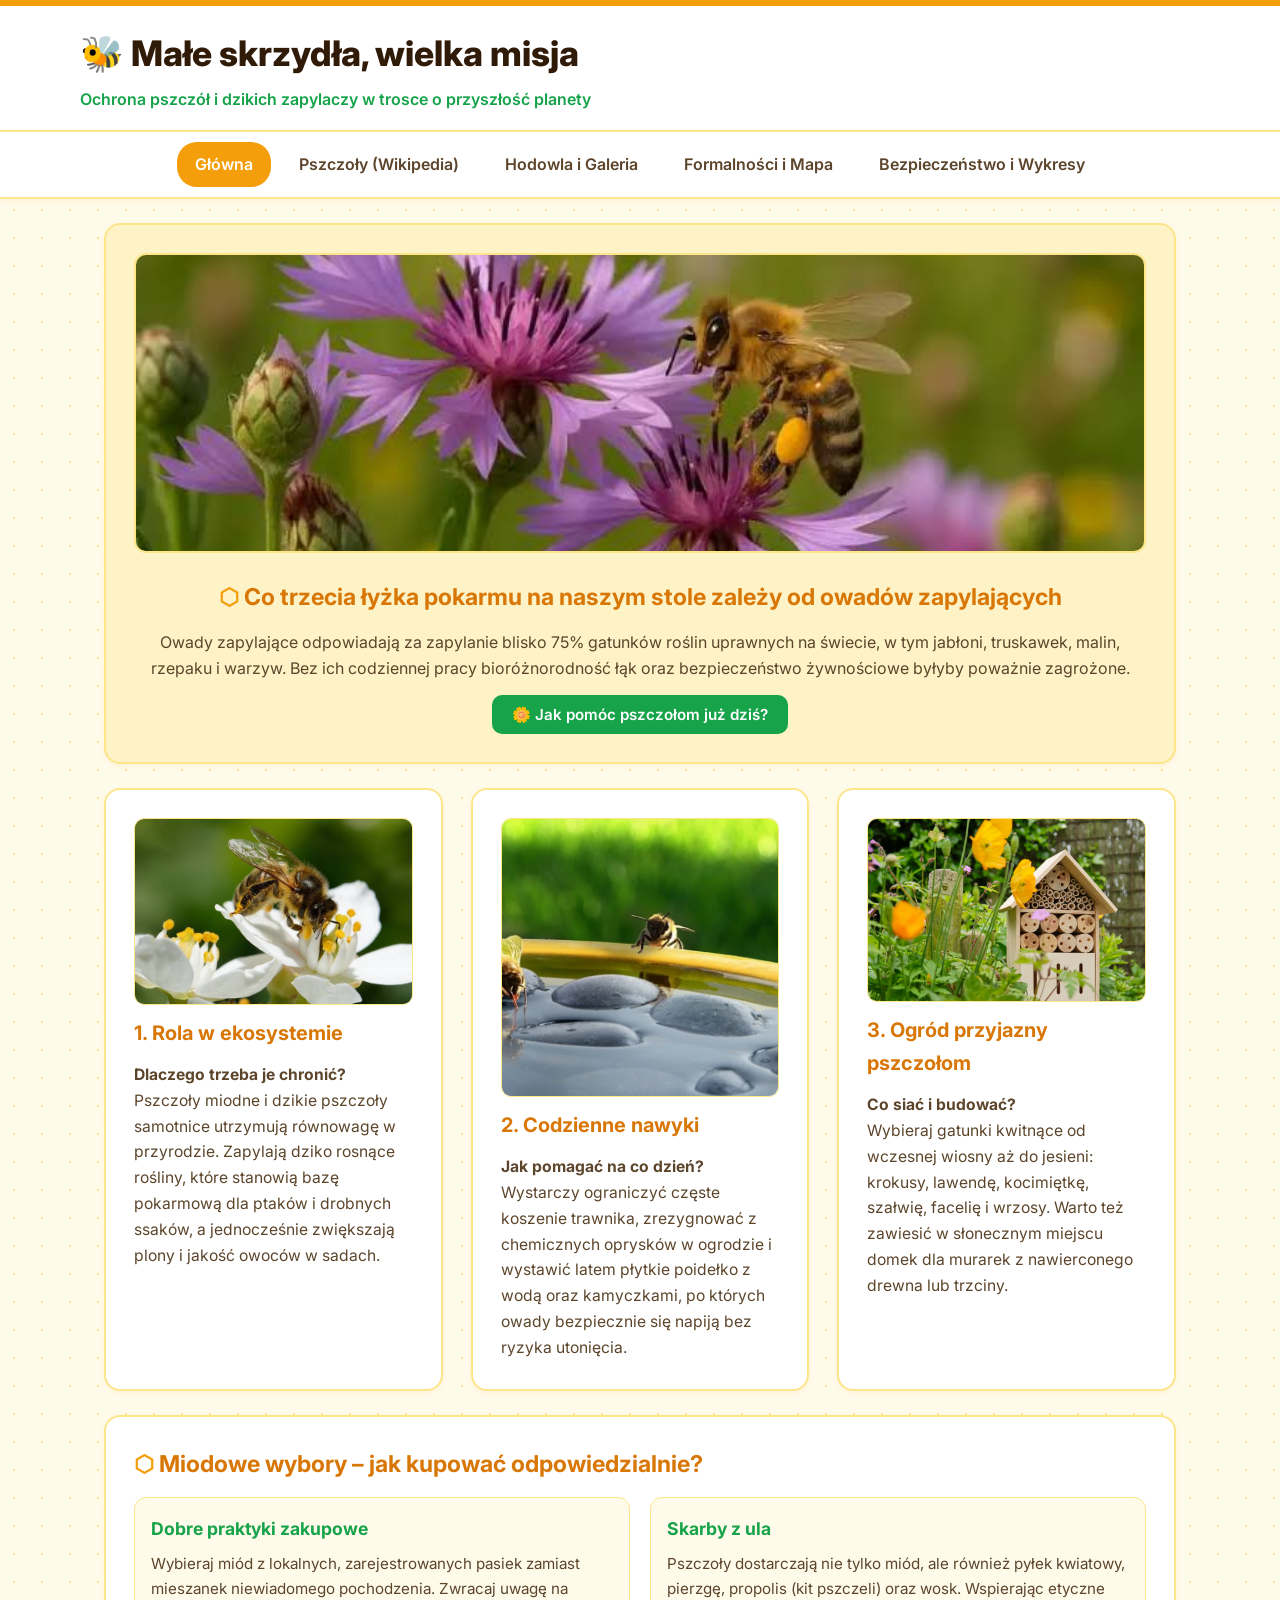
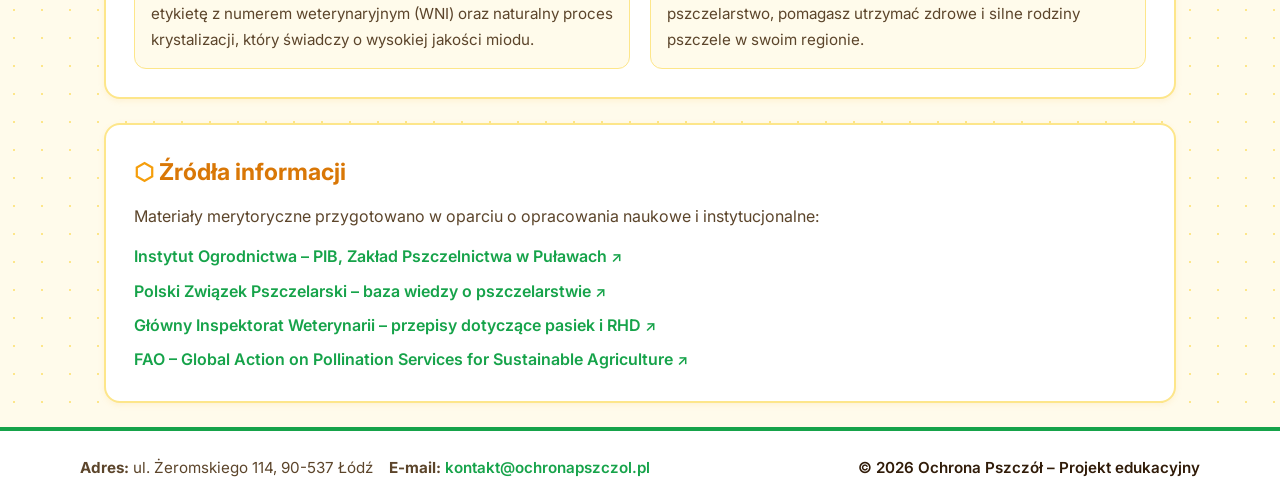
<file: index.html>
<!DOCTYPE html>
<html lang="pl">
<head>
    <meta charset="UTF-8">
    <meta name="viewport" content="width=device-width, initial-scale=1.0">
    <meta name="author" content="Jakub Płuciennik">
    <meta name="description" content="Serwis edukacyjny o ochronie pszczół, zapylaczach, pasiekach i ekologii.">
    <meta name="keywords" content="ochrona pszczół, pszczoły, zapylacze, pasieka, ekologia, rośliny miododajne">
    <title>Ochrona Pszczół – Małe skrzydła, wielka misja</title>

    <link rel="preconnect" href="https://fonts.googleapis.com">
    <link rel="preconnect" href="https://fonts.gstatic.com" crossorigin>
    <link href="https://fonts.googleapis.com/css2?family=Inter:wght@400;600;700;800&display=swap" rel="stylesheet">
    <link rel="stylesheet" href="style.css">
</head>
<body>

    <header>
        <div class="content">
            <div class="brand">
                <a href="index.html" class="logo">🐝 Małe skrzydła, wielka misja</a>
                <p class="slogan">Ochrona pszczół i dzikich zapylaczy w trosce o przyszłość planety</p>
            </div>

            <button id="menu-toggle" aria-label="Otwórz lub zamknij menu">
                <span class="bar"></span>
                <span class="bar"></span>
                <span class="bar"></span>
            </button>
        </div>
    </header>

    <nav>
        <ul id="nav-list">
            <li><a href="index.html" class="nav-link active">Główna</a></li>
            <li><a href="site1.html" class="nav-link">Pszczoły (Wikipedia)</a></li>
            <li><a href="site2.html" class="nav-link">Hodowla i Galeria</a></li>
            <li><a href="site3.html" class="nav-link">Formalności i Mapa</a></li>
            <li><a href="site4.html" class="nav-link">Bezpieczeństwo i Wykresy</a></li>
        </ul>
    </nav>

    <div class="wrapper">
        <section class="card card-highlight">
            <img src="assets/img/baner.jpg" alt="Pszczoła na kwitnącej łące" class="baner-img">
            <h1 class="sekcja-tytul">Co trzecia łyżka pokarmu na naszym stole zależy od owadów zapylających</h1>
            <p class="sekcja-opis">
                Owady zapylające odpowiadają za zapylanie blisko 75% gatunków roślin uprawnych na świecie, w tym jabłoni, truskawek, malin, rzepaku i warzyw. Bez ich codziennej pracy bioróżnorodność łąk oraz bezpieczeństwo żywnościowe byłyby poważnie zagrożone.
            </p>
            <button id="otworzModal" class="btn btn-eco">🌼 Jak pomóc pszczołom już dziś?</button>
        </section>

        <main class="kolumny">
            <section class="card kolumna">
                <img src="assets/img/ekosystem.jpg" alt="Rola pszczół w ekosystemie">
                <h2>1. Rola w ekosystemie</h2>
                <p>
                    <strong>Dlaczego trzeba je chronić?</strong><br>
                    Pszczoły miodne i dzikie pszczoły samotnice utrzymują równowagę w przyrodzie. Zapylają dziko rosnące rośliny, które stanowią bazę pokarmową dla ptaków i drobnych ssaków, a jednocześnie zwiększają plony i jakość owoców w sadach.
                </p>
            </section>

            <section class="card kolumna">
                <img src="assets/img/nawyki.jpg" alt="Codzienne nawyki wspierające owady">
                <h2>2. Codzienne nawyki</h2>
                <p>
                    <strong>Jak pomagać na co dzień?</strong><br>
                    Wystarczy ograniczyć częste koszenie trawnika, zrezygnować z chemicznych oprysków w ogrodzie i wystawić latem płytkie poidełko z wodą oraz kamyczkami, po których owady bezpiecznie się napiją bez ryzyka utonięcia.
                </p>
            </section>

            <section class="card kolumna">
                <img src="assets/img/ogrod.jpg" alt="Ogród przyjazny pszczołom">
                <h2>3. Ogród przyjazny pszczołom</h2>
                <p>
                    <strong>Co siać i budować?</strong><br>
                    Wybieraj gatunki kwitnące od wczesnej wiosny aż do jesieni: krokusy, lawendę, kocimiętkę, szałwię, facelię i wrzosy. Warto też zawiesić w słonecznym miejscu domek dla murarek z nawierconego drewna lub trzciny.
                </p>
            </section>
        </main>

        <section class="card">
            <h2 class="sekcja-tytul">Miodowe wybory – jak kupować odpowiedzialnie?</h2>
            <div class="flex-sekcje">
                <div>
                    <h3>Dobre praktyki zakupowe</h3>
                    <p>
                        Wybieraj miód z lokalnych, zarejestrowanych pasiek zamiast mieszanek niewiadomego pochodzenia. Zwracaj uwagę na etykietę z numerem weterynaryjnym (WNI) oraz naturalny proces krystalizacji, który świadczy o wysokiej jakości miodu.
                    </p>
                </div>
                <div>
                    <h3>Skarby z ula</h3>
                    <p>
                        Pszczoły dostarczają nie tylko miód, ale również pyłek kwiatowy, pierzgę, propolis (kit pszczeli) oraz wosk. Wspierając etyczne pszczelarstwo, pomagasz utrzymać zdrowe i silne rodziny pszczele w swoim regionie.
                    </p>
                </div>
            </div>
        </section>

        <section class="card">
            <h2 class="sekcja-tytul">Źródła informacji</h2>
            <p class="sekcja-opis">Materiały merytoryczne przygotowano w oparciu o opracowania naukowe i instytucjonalne:</p>
            <ul class="zrodla-lista">
                <li><a href="https://www.inhort.pl/" target="_blank" rel="noopener">Instytut Ogrodnictwa – PIB, Zakład Pszczelnictwa w Puławach</a></li>
                <li><a href="https://pzp.biz.pl/" target="_blank" rel="noopener">Polski Związek Pszczelarski – baza wiedzy o pszczelarstwie</a></li>
                <li><a href="https://www.wetgiw.gov.pl/" target="_blank" rel="noopener">Główny Inspektorat Weterynarii – przepisy dotyczące pasiek i RHD</a></li>
                <li><a href="https://www.fao.org/pollination/en/" target="_blank" rel="noopener">FAO – Global Action on Pollination Services for Sustainable Agriculture</a></li>
            </ul>
        </section>
    </div>

    <div id="modalOkno" class="modal-tlo" role="dialog" aria-modal="true" aria-labelledby="modalTytul">
        <div class="modal-okno">
            <button id="zamknijModal" class="modal-zamknij" aria-label="Zamknij okno">×</button>
            <h2 id="modalTytul" class="sekcja-tytul">5 prostych kroków dla pszczół</h2>
            <p class="sekcja-opis">Nawet mały balkon w mieście może stać się bezpieczną stołówką dla zapylaczy:</p>
            <ul>
                <li>Posadź w doniczkach lawendę, tymianek, miętę lub aksamitki.</li>
                <li>W upalne dni wystaw spodek z wodą i kamykami jako poidełko.</li>
                <li>Nie używaj chemicznych środków ochrony roślin w godzinach lotu owadów.</li>
                <li>Zostaw fragment niekoszonej trawy z koniczyną i mniszkiem.</li>
                <li>Kupuj miód bezpośrednio od lokalnych pszczelarzy.</li>
            </ul>
        </div>
    </div>

    <footer>
        <div class="footer-content">
            <ul class="footer-kontakt">
                <li><strong>Adres:</strong> ul. Żeromskiego 114, 90-537 Łódź</li>
                <li><strong>E-mail:</strong> <a href="mailto:kontakt@ochronapszczol.pl">kontakt@ochronapszczol.pl</a></li>
            </ul>
            <div class="copyright">© 2026 Ochrona Pszczół – Projekt edukacyjny</div>
        </div>
    </footer>

    <script src="script.js"></script>
</body>
</html>
</file>
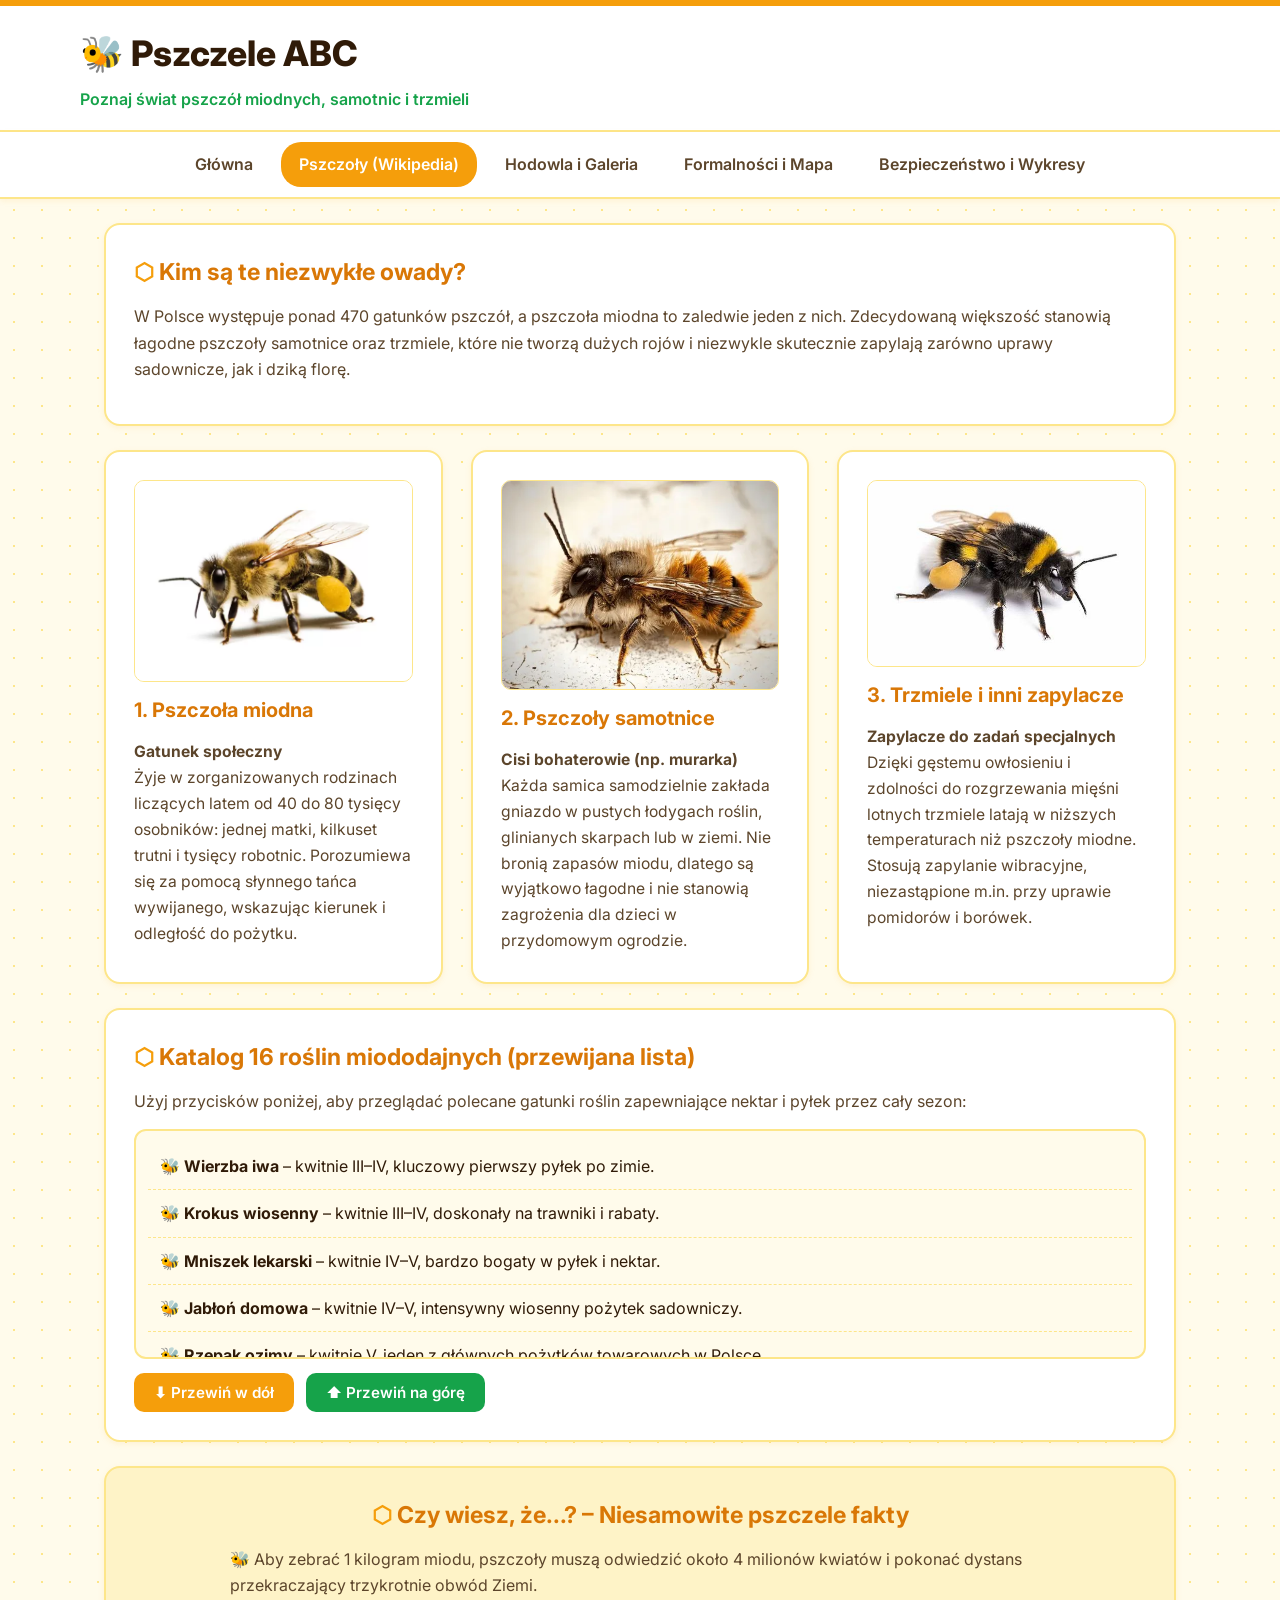
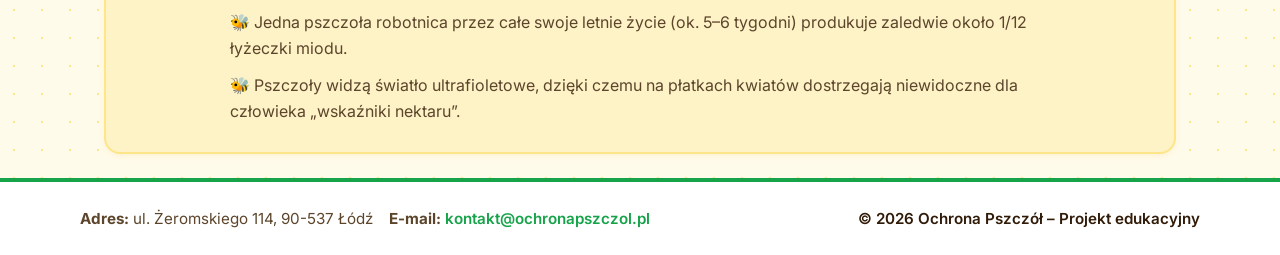
<file: site1.html>
<!DOCTYPE html>
<html lang="pl">
<head>
    <meta charset="UTF-8">
    <meta name="viewport" content="width=device-width, initial-scale=1.0">
    <meta name="author" content="Jakub Płuciennik">
    <meta name="description" content="Pszczele ABC – gatunki pszczół, dzicy zapylacze oraz przewijana lista roślin miododajnych.">
    <meta name="keywords" content="pszczoła miodna, murarka, trzmiele, rośliny miododajne, zapylacze">
    <title>Pszczele ABC – Mała Wikipedia o Pszczołach</title>

    <link rel="preconnect" href="https://fonts.googleapis.com">
    <link rel="preconnect" href="https://fonts.gstatic.com" crossorigin>
    <link href="https://fonts.googleapis.com/css2?family=Inter:wght@400;600;700;800&display=swap" rel="stylesheet">
    <link rel="stylesheet" href="style.css">
</head>
<body>

    <header>
        <div class="content">
            <div class="brand">
                <a href="index.html" class="logo">🐝 Pszczele ABC</a>
                <p class="slogan">Poznaj świat pszczół miodnych, samotnic i trzmieli</p>
            </div>

            <button id="menu-toggle" aria-label="Otwórz lub zamknij menu">
                <span class="bar"></span>
                <span class="bar"></span>
                <span class="bar"></span>
            </button>
        </div>
    </header>

    <nav>
        <ul id="nav-list">
            <li><a href="index.html" class="nav-link">Główna</a></li>
            <li><a href="site1.html" class="nav-link active">Pszczoły (Wikipedia)</a></li>
            <li><a href="site2.html" class="nav-link">Hodowla i Galeria</a></li>
            <li><a href="site3.html" class="nav-link">Formalności i Mapa</a></li>
            <li><a href="site4.html" class="nav-link">Bezpieczeństwo i Wykresy</a></li>
        </ul>
    </nav>

    <div class="wrapper">
        <section class="card">
            <h1 class="sekcja-tytul">Kim są te niezwykłe owady?</h1>
            <p class="sekcja-opis">
                W Polsce występuje ponad 470 gatunków pszczół, a pszczoła miodna to zaledwie jeden z nich. Zdecydowaną większość stanowią łagodne pszczoły samotnice oraz trzmiele, które nie tworzą dużych rojów i niezwykle skutecznie zapylają zarówno uprawy sadownicze, jak i dziką florę.
            </p>
        </section>

        <main class="kolumny">
            <section class="card kolumna">
                <img src="assets/img/pszczola-miodna.jpg" alt="Pszczoła miodna zbierająca pyłek">
                <h2>1. Pszczoła miodna</h2>
                <p>
                    <strong>Gatunek społeczny</strong><br>
                    Żyje w zorganizowanych rodzinach liczących latem od 40 do 80 tysięcy osobników: jednej matki, kilkuset trutni i tysięcy robotnic. Porozumiewa się za pomocą słynnego tańca wywijanego, wskazując kierunek i odległość do pożytku.
                </p>
            </section>

            <section class="card kolumna">
                <img src="assets/img/murarka.jpg" alt="Murarka ogrodowa w trzcinie">
                <h2>2. Pszczoły samotnice</h2>
                <p>
                    <strong>Cisi bohaterowie (np. murarka)</strong><br>
                    Każda samica samodzielnie zakłada gniazdo w pustych łodygach roślin, glinianych skarpach lub w ziemi. Nie bronią zapasów miodu, dlatego są wyjątkowo łagodne i nie stanowią zagrożenia dla dzieci w przydomowym ogrodzie.
                </p>
            </section>

            <section class="card kolumna">
                <img src="assets/img/trzmiel.jpg" alt="Trzmiel ziemny na kwiatach koniczyny">
                <h2>3. Trzmiele i inni zapylacze</h2>
                <p>
                    <strong>Zapylacze do zadań specjalnych</strong><br>
                    Dzięki gęstemu owłosieniu i zdolności do rozgrzewania mięśni lotnych trzmiele latają w niższych temperaturach niż pszczoły miodne. Stosują zapylanie wibracyjne, niezastąpione m.in. przy uprawie pomidorów i borówek.
                </p>
            </section>
        </main>

        <!-- Przewijana lista obiektów -->
        <section class="card">
            <h2 class="sekcja-tytul">Katalog 16 roślin miododajnych (przewijana lista)</h2>
            <p class="sekcja-opis">
                Użyj przycisków poniżej, aby przeglądać polecane gatunki roślin zapewniające nektar i pyłek przez cały sezon:
            </p>

            <ul id="listaRoslin" class="przewijana-lista">
                <li><strong>Wierzba iwa</strong> – kwitnie III–IV, kluczowy pierwszy pyłek po zimie.</li>
                <li><strong>Krokus wiosenny</strong> – kwitnie III–IV, doskonały na trawniki i rabaty.</li>
                <li><strong>Mniszek lekarski</strong> – kwitnie IV–V, bardzo bogaty w pyłek i nektar.</li>
                <li><strong>Jabłoń domowa</strong> – kwitnie IV–V, intensywny wiosenny pożytek sadowniczy.</li>
                <li><strong>Rzepak ozimy</strong> – kwitnie V, jeden z głównych pożytków towarowych w Polsce.</li>
                <li><strong>Robinia akacjowa</strong> – kwitnie V–VI, daje jasny, wolno krystalizujący miód.</li>
                <li><strong>Facelia błękitna</strong> – kwitnie VI–VIII, rekordzistka pod względem wydajności miodowej.</li>
                <li><strong>Malina właściwa</strong> – kwitnie V–VII, chętnie odwiedzana przez pszczoły i trzmiele.</li>
                <li><strong>Lipa drobnolistna</strong> – kwitnie VI–VII, źródło aromatycznego miodu lipowego.</li>
                <li><strong>Lawenda wąskolistna</strong> – kwitnie VI–VIII, idealna na słoneczne balkony i rabaty.</li>
                <li><strong>Kocimiętka Faassena</strong> – kwitnie V–IX, długo kwitnąca bylina odporna na suszę.</li>
                <li><strong>Koniczyna biała</strong> – kwitnie V–IX, cenny element niskich łąk kwietnych.</li>
                <li><strong>Gryka zwyczajna</strong> – kwitnie VII–VIII, daje ciemny miód o wyrazistym smaku.</li>
                <li><strong>Jeżówka purpurowa</strong> – kwitnie VII–IX, przyciąga pszczoły, trzmiele i motyle.</li>
                <li><strong>Wrzos zwyczajny</strong> – kwitnie VIII–X, cenny późnoletni pożytek leśny.</li>
                <li><strong>Bluszcz pospolity</strong> – kwitnie IX–X, ostatni naturalny posiłek przed zimą.</li>
            </ul>

            <div class="przyciski-wiersz">
                <button id="btnDol" class="btn">⬇ Przewiń w dół</button>
                <button id="btnGora" class="btn btn-eco">⬆ Przewiń na górę</button>
            </div>
        </section>

        <section class="card card-highlight">
            <h2 class="sekcja-tytul">Czy wiesz, że...? – Niesamowite pszczele fakty</h2>
            <ul class="lista-faktow">
                <li>Aby zebrać 1 kilogram miodu, pszczoły muszą odwiedzić około 4 milionów kwiatów i pokonać dystans przekraczający trzykrotnie obwód Ziemi.</li>
                <li>Jedna pszczoła robotnica przez całe swoje letnie życie (ok. 5–6 tygodni) produkuje zaledwie około 1/12 łyżeczki miodu.</li>
                <li>Pszczoły widzą światło ultrafioletowe, dzięki czemu na płatkach kwiatów dostrzegają niewidoczne dla człowieka „wskaźniki nektaru”.</li>
            </ul>
        </section>
    </div>

    <footer>
        <div class="footer-content">
            <ul class="footer-kontakt">
                <li><strong>Adres:</strong> ul. Żeromskiego 114, 90-537 Łódź</li>
                <li><strong>E-mail:</strong> <a href="mailto:kontakt@ochronapszczol.pl">kontakt@ochronapszczol.pl</a></li>
            </ul>
            <div class="copyright">© 2026 Ochrona Pszczół – Projekt edukacyjny</div>
        </div>
    </footer>

    <script src="script.js"></script>
</body>
</html>
</file>
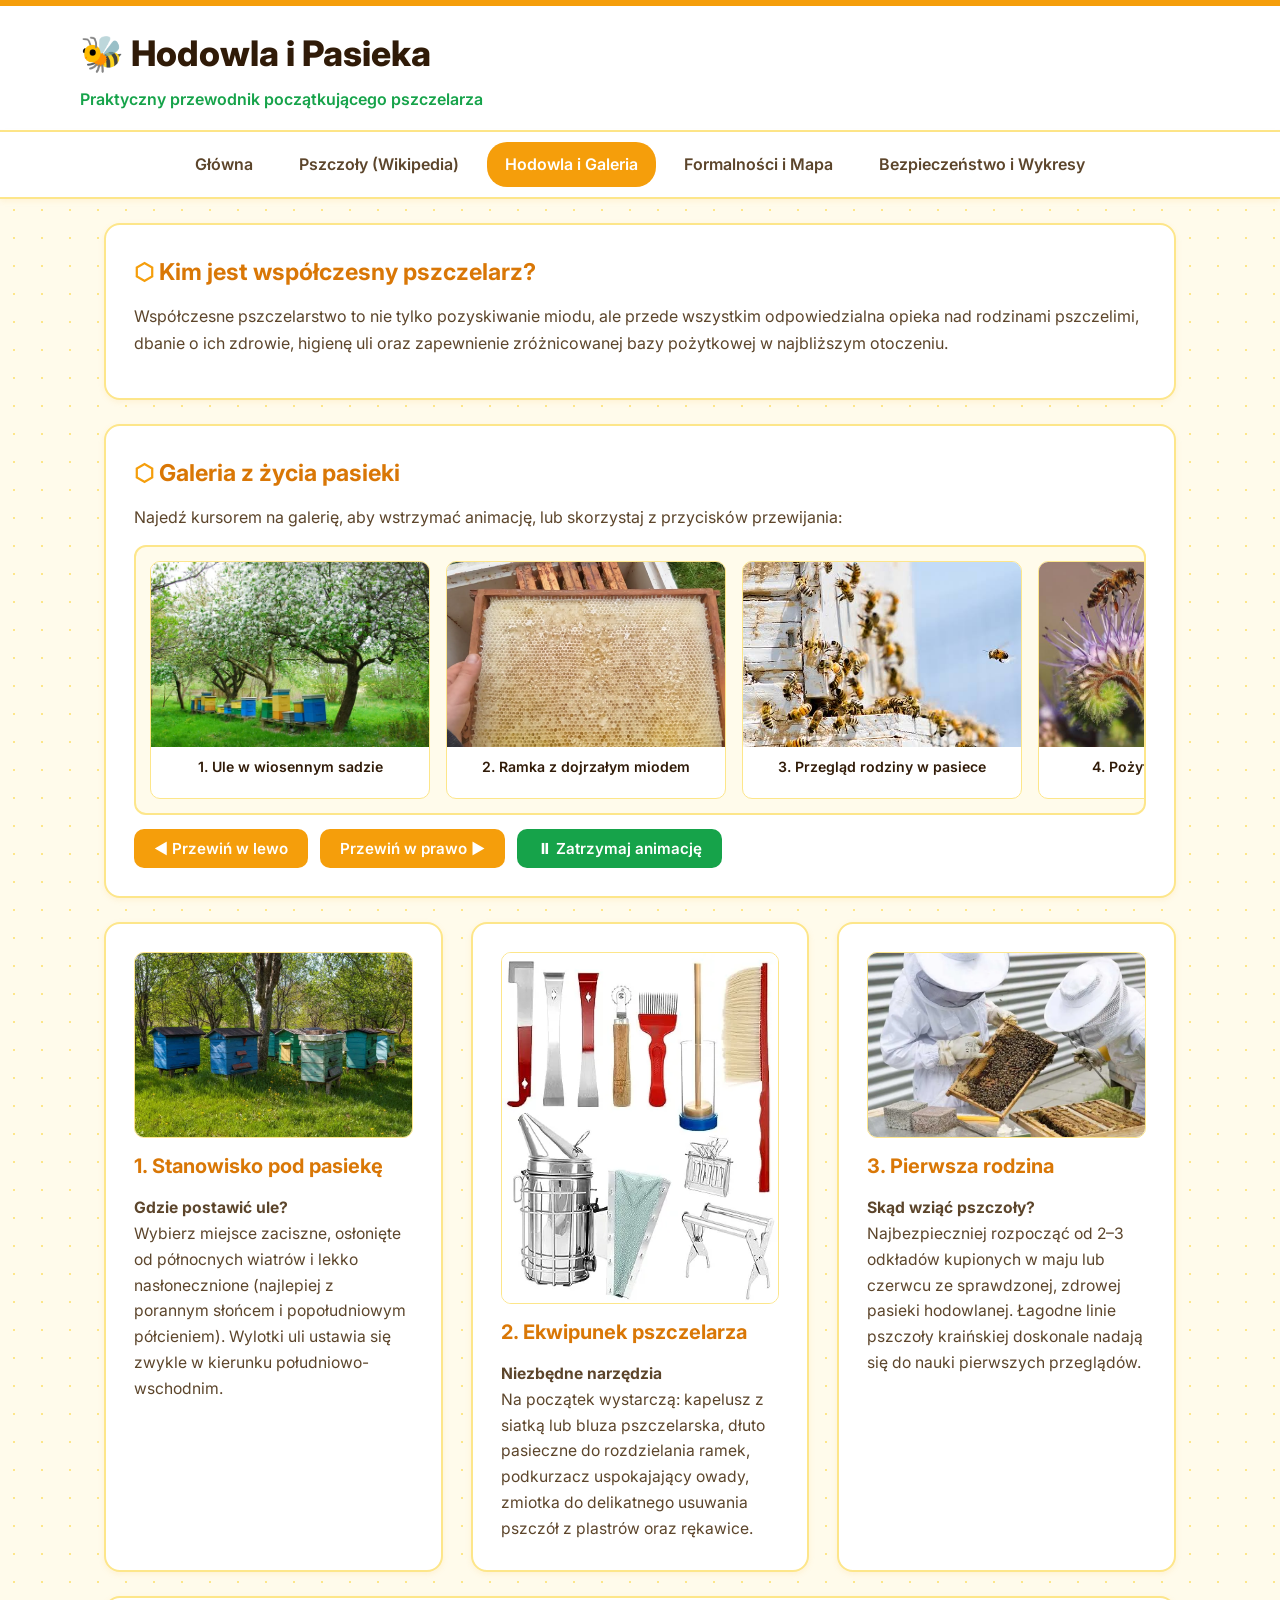
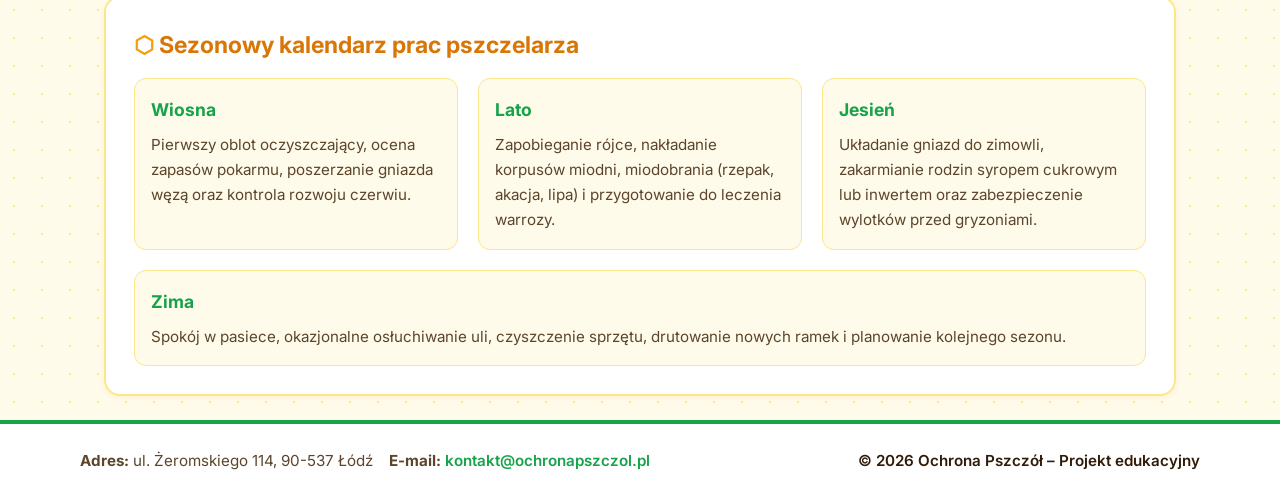
<file: site2.html>
<!DOCTYPE html>
<html lang="pl">
<head>
    <meta charset="UTF-8">
    <meta name="viewport" content="width=device-width, initial-scale=1.0">
    <meta name="author" content="Jakub Płuciennik">
    <meta name="description" content="Podstawy hodowli pszczół, zakładanie pasieki, kalendarz prac oraz interaktywna galeria zdjęć pasiecznych.">
    <meta name="keywords" content="hodowla pszczół, pasieka, ule, pszczelarz, galeria pasiek">
    <title>Hodowla i Pasieka – Od czego zacząć?</title>

    <link rel="preconnect" href="https://fonts.googleapis.com">
    <link rel="preconnect" href="https://fonts.gstatic.com" crossorigin>
    <link href="https://fonts.googleapis.com/css2?family=Inter:wght@400;600;700;800&display=swap" rel="stylesheet">
    <link rel="stylesheet" href="style.css">
</head>
<body>

    <header>
        <div class="content">
            <div class="brand">
                <a href="index.html" class="logo">🐝 Hodowla i Pasieka</a>
                <p class="slogan">Praktyczny przewodnik początkującego pszczelarza</p>
            </div>

            <button id="menu-toggle" aria-label="Otwórz lub zamknij menu">
                <span class="bar"></span>
                <span class="bar"></span>
                <span class="bar"></span>
            </button>
        </div>
    </header>

    <nav>
        <ul id="nav-list">
            <li><a href="index.html" class="nav-link">Główna</a></li>
            <li><a href="site1.html" class="nav-link">Pszczoły (Wikipedia)</a></li>
            <li><a href="site2.html" class="nav-link active">Hodowla i Galeria</a></li>
            <li><a href="site3.html" class="nav-link">Formalności i Mapa</a></li>
            <li><a href="site4.html" class="nav-link">Bezpieczeństwo i Wykresy</a></li>
        </ul>
    </nav>

    <div class="wrapper">
        <section class="card">
            <h1 class="sekcja-tytul">Kim jest współczesny pszczelarz?</h1>
            <p class="sekcja-opis">
                Współczesne pszczelarstwo to nie tylko pozyskiwanie miodu, ale przede wszystkim odpowiedzialna opieka nad rodzinami pszczelimi, dbanie o ich zdrowie, higienę uli oraz zapewnienie zróżnicowanej bazy pożytkowej w najbliższym otoczeniu.
            </p>
        </section>

        <!-- Interaktywna galeria zdjęć -->
        <section class="card">
            <h2 class="sekcja-tytul">Galeria z życia pasieki</h2>
            <p class="sekcja-opis">
                Najedź kursorem na galerię, aby wstrzymać animację, lub skorzystaj z przycisków przewijania:
            </p>

            <div id="galeriaOkno" class="galeria-okno">
                <div id="galeriaPasek" class="galeria-pasek animacja-ruch">
                    <figure class="galeria-slajd">
                        <img src="assets/img/galeria-1.jpg" alt="Drewniane ule w kwitnącym sadzie">
                        <figcaption>1. Ule w wiosennym sadzie</figcaption>
                    </figure>
                    <figure class="galeria-slajd">
                        <img src="assets/img/galeria-2.jpg" alt="Ramka z zasklepionym miodem">
                        <figcaption>2. Ramka z dojrzałym miodem</figcaption>
                    </figure>
                    <figure class="galeria-slajd">
                        <img src="assets/img/galeria-3.jpg" alt="Przegląd rodziny pszczelej">
                        <figcaption>3. Przegląd rodziny w pasiece</figcaption>
                    </figure>
                    <figure class="galeria-slajd">
                        <img src="assets/img/galeria-4.jpg" alt="Pszczoły na kwitnącej facelii">
                        <figcaption>4. Pożytek na polu facelii</figcaption>
                    </figure>
                    <figure class="galeria-slajd">
                        <img src="assets/img/galeria-5.jpg" alt="Królowa matka pszczela na plastrze">
                        <figcaption>5. Matka pszczela na plastrze</figcaption>
                    </figure>
                    <figure class="galeria-slajd">
                        <img src="assets/img/galeria-6.jpg" alt="Świeży miód w szklanych słoikach">
                        <figcaption>6. Zbiór i rozlewanie miodu</figcaption>
                    </figure>
                </div>
            </div>

            <div class="przyciski-wiersz">
                <button id="galeriaLewo" class="btn">◀ Przewiń w lewo</button>
                <button id="galeriaPrawo" class="btn">Przewiń w prawo ▶</button>
                <button id="galeriaAuto" class="btn btn-eco">⏸ Zatrzymaj animację</button>
            </div>
        </section>

        <main class="kolumny">
            <section class="card kolumna">
                <img src="assets/img/pasieczysko.jpg" alt="Stanowisko pod pasiekę">
                <h2>1. Stanowisko pod pasiekę</h2>
                <p>
                    <strong>Gdzie postawić ule?</strong><br>
                    Wybierz miejsce zaciszne, osłonięte od północnych wiatrów i lekko nasłonecznione (najlepiej z porannym słońcem i popołudniowym półcieniem). Wylotki uli ustawia się zwykle w kierunku południowo-wschodnim.
                </p>
            </section>

            <section class="card kolumna">
                <img src="assets/img/ekwipunek.jpg" alt="Podstawowe narzędzia pszczelarza">
                <h2>2. Ekwipunek pszczelarza</h2>
                <p>
                    <strong>Niezbędne narzędzia</strong><br>
                    Na początek wystarczą: kapelusz z siatką lub bluza pszczelarska, dłuto pasieczne do rozdzielania ramek, podkurzacz uspokajający owady, zmiotka do delikatnego usuwania pszczół z plastrów oraz rękawice.
                </p>
            </section>

            <section class="card kolumna">
                <img src="assets/img/odklad.jpg" alt="Pierwsza rodzina pszczela - odkład">
                <h2>3. Pierwsza rodzina</h2>
                <p>
                    <strong>Skąd wziąć pszczoły?</strong><br>
                    Najbezpieczniej rozpocząć od 2–3 odkładów kupionych w maju lub czerwcu ze sprawdzonej, zdrowej pasieki hodowlanej. Łagodne linie pszczoły kraińskiej doskonale nadają się do nauki pierwszych przeglądów.
                </p>
            </section>
        </main>

        <section class="card">
            <h2 class="sekcja-tytul">Sezonowy kalendarz prac pszczelarza</h2>
            <div class="flex-sekcje">
                <div>
                    <h3>Wiosna</h3>
                    <p>Pierwszy oblot oczyszczający, ocena zapasów pokarmu, poszerzanie gniazda węzą oraz kontrola rozwoju czerwiu.</p>
                </div>
                <div>
                    <h3>Lato</h3>
                    <p>Zapobieganie rójce, nakładanie korpusów miodni, miodobrania (rzepak, akacja, lipa) i przygotowanie do leczenia warrozy.</p>
                </div>
                <div>
                    <h3>Jesień</h3>
                    <p>Układanie gniazd do zimowli, zakarmianie rodzin syropem cukrowym lub inwertem oraz zabezpieczenie wylotków przed gryzoniami.</p>
                </div>
                <div>
                    <h3>Zima</h3>
                    <p>Spokój w pasiece, okazjonalne osłuchiwanie uli, czyszczenie sprzętu, drutowanie nowych ramek i planowanie kolejnego sezonu.</p>
                </div>
            </div>
        </section>
    </div>

    <footer>
        <div class="footer-content">
            <ul class="footer-kontakt">
                <li><strong>Adres:</strong> ul. Żeromskiego 114, 90-537 Łódź</li>
                <li><strong>E-mail:</strong> <a href="mailto:kontakt@ochronapszczol.pl">kontakt@ochronapszczol.pl</a></li>
            </ul>
            <div class="copyright">© 2026 Ochrona Pszczół – Projekt edukacyjny</div>
        </div>
    </footer>

    <script src="script.js"></script>
</body>
</html>
</file>
<file: style.css>
/* reset css i zmienne kolorystyczne*/
:root {
    --bg-color: #fffbeb;
    --card-bg: #ffffff;
    --text-primary: #301b08;
    --text-secondary: #5c452b;
    --accent-color: #f59e0b;
    --accent-dark: #d97706;
    --accent-eco: #16a34a;
    --border-color: #fde68a;
    --soft-amber: #fef3c7;
    --shadow-sm: 0 2px 6px rgba(245, 158, 11, 0.1);
    --shadow-hover: 0 12px 22px -4px rgba(245, 158, 11, 0.22);
    --radius: 16px;
}

* {
    margin: 0;
    padding: 0;
    box-sizing: border-box;
}

body {
    font-family: 'Inter', 'Segoe UI', sans-serif;
    background-color: var(--bg-color);
    color: var(--text-primary);
    line-height: 1.65;
    min-height: 100vh;
    display: flex;
    flex-direction: column;
    background-image: radial-gradient(var(--border-color) 1px, transparent 1px);
    background-size: 28px 28px;
}

/* nagłowek */
header {
    background-color: var(--card-bg);
    border-top: 6px solid var(--accent-color);
    border-bottom: 2px solid var(--border-color);
    padding: 18px 24px;
}

header .content {
    max-width: 1120px;
    margin: 0 auto;
    display: flex;
    justify-content: space-between;
    align-items: center;
    gap: 16px;
}

.brand {
    display: flex;
    flex-direction: column;
    gap: 4px;
}

.logo {
    text-decoration: none;
    color: var(--text-primary);
    font-size: clamp(1.5rem, 3vw, 2.2rem);
    font-weight: 800;
    display: inline-flex;
    align-items: center;
    gap: 10px;
    transition: color 0.3s ease, transform 0.2s ease;
}

.logo:hover {
    color: var(--accent-dark);
    transform: translateX(3px);
}

.slogan {
    color: var(--accent-eco);
    font-size: 1rem;
    font-weight: 600;
}

/* hamburger menu i przyklejona nawigacja*/
nav {
    position: sticky;
    top: 0;
    z-index: 1000;
    background-color: rgba(255, 255, 255, 0.96);
    backdrop-filter: blur(6px);
    border-bottom: 2px solid var(--border-color);
    box-shadow: var(--shadow-sm);
    padding: 10px 24px;
}

nav ul {
    max-width: 1120px;
    margin: 0 auto;
    list-style: none;
    display: flex;
    justify-content: center;
    align-items: center;
    flex-wrap: wrap;
    gap: 10px;
}

.nav-link {
    position: relative;
    display: inline-block;
    padding: 9px 18px;
    color: var(--text-secondary);
    text-decoration: none;
    font-weight: 600;
    border-radius: 20px;
    transition: background-color 0.25s ease, color 0.25s ease, transform 0.2s ease;
}

/* Pseudoelement ::after (Ćwiczenie 6) – animowana linia pod linkiem */
.nav-link::after {
    content: "";
    position: absolute;
    left: 18px;
    right: 18px;
    bottom: 4px;
    height: 2px;
    background-color: var(--accent-eco);
    transform: scaleX(0);
    transition: transform 0.25s ease;
}

.nav-link:hover {
    background-color: var(--soft-amber);
    color: var(--text-primary);
    transform: translateY(-1px);
}

.nav-link:hover::after {
    transform: scaleX(1);
}

.nav-link.active {
    background-color: var(--accent-color);
    color: #ffffff;
}

.nav-link.active::after {
    display: none;
}

/* przycisk hamburgera ukryty na komputerze, widoczny na telefonie*/
#menu-toggle {
    display: none;
    background-color: var(--soft-amber);
    border: 2px solid var(--border-color);
    border-radius: 10px;
    padding: 9px 11px;
    cursor: pointer;
    flex-direction: column;
    gap: 5px;
    transition: background-color 0.25s ease, transform 0.25s ease, border-color 0.25s ease;
}

#menu-toggle:hover {
    background-color: var(--accent-color);
    border-color: var(--accent-dark);
    transform: scale(1.06);
}

#menu-toggle:active {
    transform: scale(0.95);
}

#menu-toggle .bar {
    width: 24px;
    height: 3px;
    background-color: var(--text-primary);
    border-radius: 2px;
    transition: transform 0.3s ease, opacity 0.3s ease;
}

#menu-toggle.active .bar:nth-child(1) {
    transform: translateY(8px) rotate(45deg);
}

#menu-toggle.active .bar:nth-child(2) {
    opacity: 0;
}

#menu-toggle.active .bar:nth-child(3) {
    transform: translateY(-8px) rotate(-45deg);
}

/* flexbox z główną zawartością */
.wrapper {
    max-width: 1120px;
    width: 100%;
    margin: 0 auto;
    padding: 24px;
    display: flex;
    flex-direction: column;
    gap: 24px;
    flex: 1;
}

.card {
    background-color: var(--card-bg);
    border: 2px solid var(--border-color);
    border-radius: var(--radius);
    padding: 28px;
    box-shadow: var(--shadow-sm);
    transition: transform 0.3s ease, box-shadow 0.3s ease, border-color 0.3s ease;
}

.card:hover {
    box-shadow: var(--shadow-hover);
    border-color: var(--accent-color);
}

.card-highlight {
    background-color: var(--soft-amber);
    text-align: center;
}

/* ::before i punktator plaster miodu przed nagłówkami*/
.sekcja-tytul {
    color: var(--accent-dark);
    font-size: 1.45rem;
    margin-bottom: 12px;
}

.sekcja-tytul::before {
    content: "⬡ ";
    color: var(--accent-color);
}

.sekcja-opis {
    color: var(--text-secondary);
    margin-bottom: 14px;
}

/* Baner */
.baner-img {
    width: 100%;
    max-height: 300px;
    object-fit: cover;
    border-radius: 12px;
    margin-bottom: 18px;
    border: 2px solid var(--border-color);
    transition: transform 0.35s ease;
}

.baner-img:hover {
    transform: scale(1.01);
}

/* flexbox kolumny */
main.kolumny {
    display: flex;
    flex: 1;
    gap: clamp(16px, 2.4vw, 28px);
}

.kolumna {
    flex: 1;
    display: flex;
    flex-direction: column;
    gap: 12px;
}

.kolumna:hover {
    transform: translateY(-4px);
}

.kolumna h2 {
    font-size: 1.25rem;
    color: var(--accent-dark);
}

.kolumna p {
    color: var(--text-secondary);
    font-size: 0.98rem;
}

/* responsywne obrazy w kolumnach  */
.kolumna img {
    width: 100%;
    height: auto;
    border-radius: 10px;
    border: 1px solid var(--border-color);
    transition: transform 0.3s ease, filter 0.3s ease;
}

.kolumna img:hover {
    transform: scale(1.02);
    filter: brightness(1.03);
}

/* pomocnicze sekcje w wierszu - dwie lub cztery */
.flex-sekcje {
    display: flex;
    flex-wrap: wrap;
    gap: 20px;
    margin-top: 14px;
}

.flex-sekcje > div {
    flex: 1 1 240px;
    background-color: var(--bg-color);
    padding: 16px;
    border-radius: 12px;
    border: 1px solid var(--border-color);
}

.flex-sekcje h3 {
    color: var(--accent-eco);
    font-size: 1.1rem;
    margin-bottom: 8px;
}

.flex-sekcje p {
    color: var(--text-secondary);
    font-size: 0.95rem;
}

/* mikroanimacje, przyciski */
.btn {
    display: inline-flex;
    align-items: center;
    justify-content: center;
    gap: 6px;
    padding: 10px 20px;
    background-color: var(--accent-color);
    color: #ffffff;
    font-family: inherit;
    font-size: 0.95rem;
    font-weight: 600;
    border: none;
    border-radius: 10px;
    cursor: pointer;
    transition: background-color 0.25s ease, transform 0.2s ease, box-shadow 0.25s ease;
}

.btn:hover {
    background-color: var(--accent-dark);
    transform: translateY(-2px);
    box-shadow: 0 6px 14px rgba(217, 119, 6, 0.28);
}

.btn:active {
    transform: translateY(0) scale(0.97);
}

.btn-eco {
    background-color: var(--accent-eco);
}

.btn-eco:hover {
    background-color: #15803d;
    box-shadow: 0 6px 14px rgba(22, 163, 74, 0.28);
}

.przyciski-wiersz {
    display: flex;
    flex-wrap: wrap;
    gap: 12px;
    margin-top: 14px;
}

/* okno modalne */
.modal-tlo {
    position: fixed;
    inset: 0;
    background-color: rgba(48, 27, 8, 0.65);
    display: none;
    justify-content: center;
    align-items: center;
    padding: 20px;
    z-index: 2000;
}

.modal-tlo.otwarty {
    display: flex;
    animation: modalWejscie 0.25s ease;
}

@keyframes modalWejscie {
    from {
        opacity: 0;
        transform: scale(0.96);
    }
    to {
        opacity: 1;
        transform: scale(1);
    }
}

.modal-okno {
    background-color: var(--card-bg);
    border: 3px solid var(--accent-color);
    border-radius: var(--radius);
    max-width: 540px;
    width: 100%;
    padding: 28px;
    position: relative;
    box-shadow: 0 20px 40px rgba(0, 0, 0, 0.25);
}

.modal-zamknij {
    position: absolute;
    top: 14px;
    right: 16px;
    background: var(--soft-amber);
    border: 1px solid var(--border-color);
    border-radius: 8px;
    width: 34px;
    height: 34px;
    font-size: 1.3rem;
    font-weight: 700;
    color: var(--text-primary);
    cursor: pointer;
    transition: background-color 0.2s ease, transform 0.2s ease;
}

.modal-zamknij:hover {
    background-color: var(--accent-color);
    color: #ffffff;
    transform: rotate(90deg);
}

.modal-okno ul {
    margin: 14px 0 0 20px;
    color: var(--text-secondary);
}

.modal-okno li {
    margin-bottom: 6px;
}

/* pseudoelementy, przewijana lista*/
.przewijana-lista {
    max-height: 230px;
    overflow: hidden;
    border: 2px solid var(--border-color);
    border-radius: 12px;
    background-color: var(--bg-color);
    padding: 12px;
    list-style: none;
    scroll-behavior: smooth;
}

.przewijana-lista li {
    padding: 10px 12px;
    border-bottom: 1px dashed var(--border-color);
    color: var(--text-primary);
    transition: background-color 0.2s ease, padding-left 0.2s ease;
}

.przewijana-lista li:last-child {
    border-bottom: none;
}

.przewijana-lista li:hover {
    background-color: var(--soft-amber);
    padding-left: 18px;
}

/* Pseudoelement ::before*/
.przewijana-lista li::before,
.lista-faktow li::before {
    content: "🐝 ";
}

.lista-faktow {
    list-style: none;
    color: var(--text-secondary);
    display: flex;
    flex-direction: column;
    gap: 10px;
    text-align: left;
    max-width: 820px;
    margin: 0 auto;
}

/* Lista źródeł z pseudoelementem ::after */
.zrodla-lista {
    list-style: none;
    display: flex;
    flex-direction: column;
    gap: 8px;
    margin-top: 10px;
}

.zrodla-lista a {
    color: var(--accent-eco);
    font-weight: 600;
    text-decoration: none;
    transition: color 0.2s ease;
}

.zrodla-lista a:hover {
    color: var(--accent-dark);
    text-decoration: underline;
}

.zrodla-lista a::after {
    content: " ↗";
    font-size: 0.9em;
}

/*    @keyframes I JS, galeria zdjęć z animacją*/
.galeria-okno {
    width: 100%;
    height: 270px;
    overflow: hidden;
    border-radius: 12px;
    border: 2px solid var(--border-color);
    background-color: var(--bg-color);
    padding: 14px;
    scroll-behavior: smooth;
}

.galeria-pasek {
    display: flex;
    gap: 16px;
    height: 100%;
    width: max-content;
}

.galeria-pasek.animacja-ruch {
    animation: przesuwajGalerie 22s linear infinite alternate;
}

.galeria-okno:hover .galeria-pasek.animacja-ruch {
    animation-play-state: paused;
}

@keyframes przesuwajGalerie {
    0% {
        transform: translateX(0);
    }
    100% {
        transform: translateX(-45%);
    }
}

.galeria-slajd {
    width: 280px;
    height: 100%;
    flex-shrink: 0;
    background-color: var(--card-bg);
    border: 1px solid var(--border-color);
    border-radius: 10px;
    overflow: hidden;
    display: flex;
    flex-direction: column;
    transition: transform 0.3s ease, border-color 0.3s ease;
}

.galeria-slajd:hover {
    transform: translateY(-4px);
    border-color: var(--accent-color);
}

.galeria-slajd img {
    width: 100%;
    height: 185px;
    object-fit: cover;
    display: block;
}

.galeria-slajd figcaption {
    padding: 8px 10px;
    font-size: 0.88rem;
    font-weight: 600;
    color: var(--text-primary);
    text-align: center;
}

/* json, pogoda, leaflet */
.pasieki-uklad {
    display: flex;
    gap: 24px;
    align-items: flex-start;
}

.pasieki-lista-kolumna {
    flex: 1;
}

.pasieki-szczegoly-kolumna {
    flex: 1.35;
}

#listaPasiek {
    list-style: none;
    display: flex;
    flex-direction: column;
    gap: 8px;
}

#listaPasiek li {
    padding: 12px 16px;
    border: 1px solid var(--border-color);
    border-radius: 10px;
    background-color: var(--bg-color);
    color: var(--text-primary);
    font-weight: 500;
    cursor: pointer;
    transition: background-color 0.25s ease, color 0.25s ease, transform 0.2s ease;
}

#listaPasiek li:hover {
    background-color: var(--soft-amber);
    border-color: var(--accent-color);
    transform: translateX(4px);
}

#listaPasiek li.wybrany {
    background-color: var(--accent-eco);
    color: #ffffff;
    border-color: var(--accent-eco);
    font-weight: 600;
}

.pogoda-box {
    background-color: var(--bg-color);
    border: 1px solid var(--border-color);
    border-radius: 12px;
    padding: 20px;
}

.pogoda-box h3 {
    color: var(--text-primary);
    font-size: 1.25rem;
    margin-bottom: 8px;
}

.pogoda-box h4 {
    color: var(--accent-dark);
    margin: 12px 0 8px;
}

.pogoda-box p {
    margin-bottom: 6px;
    color: var(--text-secondary);
}

.pogoda-box table {
    width: 100%;
    border-collapse: collapse;
    margin-top: 10px;
    background-color: #ffffff;
    border-radius: 8px;
    overflow: hidden;
}

.pogoda-box th,
.pogoda-box td {
    border: 1px solid var(--border-color);
    padding: 8px 10px;
    text-align: left;
    font-size: 0.9rem;
}

.pogoda-box th {
    background-color: var(--soft-amber);
    color: var(--text-primary);
}

#mapa {
    width: 100%;
    height: 400px;
    border-radius: 12px;
    border: 2px solid var(--border-color);
    margin-top: 14px;
    z-index: 1;
}

/* wykresy chart.js */
.wykresy-kontener {
    display: flex;
    gap: 24px;
    flex-wrap: wrap;
}

.wykres-box {
    flex: 1 1 420px;
    background-color: var(--bg-color);
    border: 1px solid var(--border-color);
    border-radius: 12px;
    padding: 18px;
}

.wykres-box h3 {
    color: var(--text-primary);
    font-size: 1.1rem;
    margin-bottom: 12px;
    text-align: center;
}

.wykres-box canvas {
    width: 100% !important;
    max-height: 320px;
}

/* stopka */
footer {
    background-color: var(--card-bg);
    border-top: 4px solid var(--accent-eco);
    padding: 24px;
    color: var(--text-secondary);
    font-size: 0.95rem;
}

.footer-content {
    max-width: 1120px;
    margin: 0 auto;
    display: flex;
    justify-content: space-between;
    align-items: center;
    flex-wrap: wrap;
    gap: 16px;
}

.footer-kontakt {
    list-style: none;
    display: flex;
    flex-wrap: wrap;
    gap: 16px;
}

.footer-kontakt a {
    color: var(--accent-eco);
    text-decoration: none;
    font-weight: 600;
}

.footer-kontakt a:hover {
    text-decoration: underline;
}

.copyright {
    font-weight: 600;
    color: var(--text-primary);
}

/* responsywność na telef */
@media (max-width: 768px) {
    .wrapper {
        padding: 16px;
    }

    .card {
        padding: 20px;
    }

    #menu-toggle {
        display: flex;
    }

    nav {
        padding: 0;
        border-bottom: none;
    }

    nav ul {
        display: none;
        flex-direction: column;
        align-items: stretch;
        padding: 12px 16px;
        border-bottom: 2px solid var(--border-color);
    }

    nav ul.active {
        display: flex;
    }

    .nav-link {
        text-align: center;
        width: 100%;
    }

    main.kolumny,
    .pasieki-uklad,
    .footer-content {
        flex-direction: column;
    }

    .pasieki-lista-kolumna,
    .pasieki-szczegoly-kolumna {
        width: 100%;
    }
}
</file>
